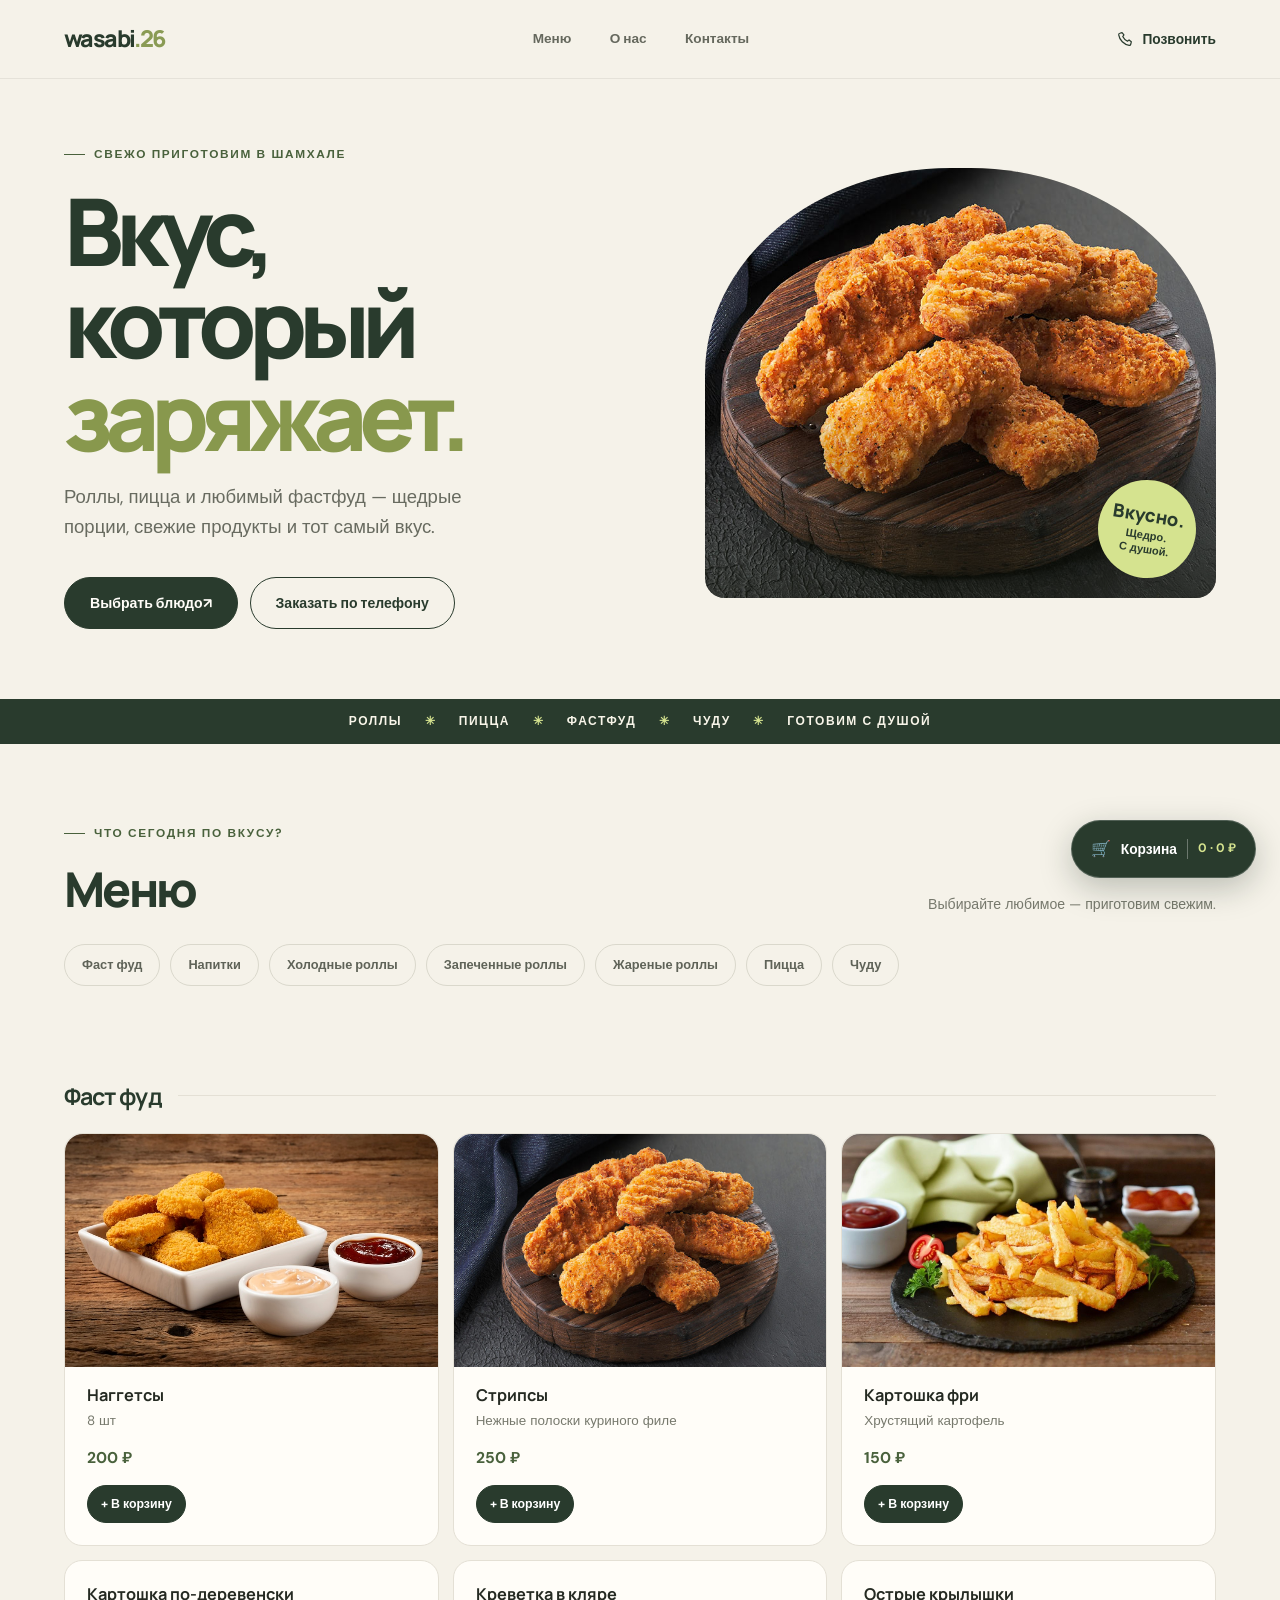
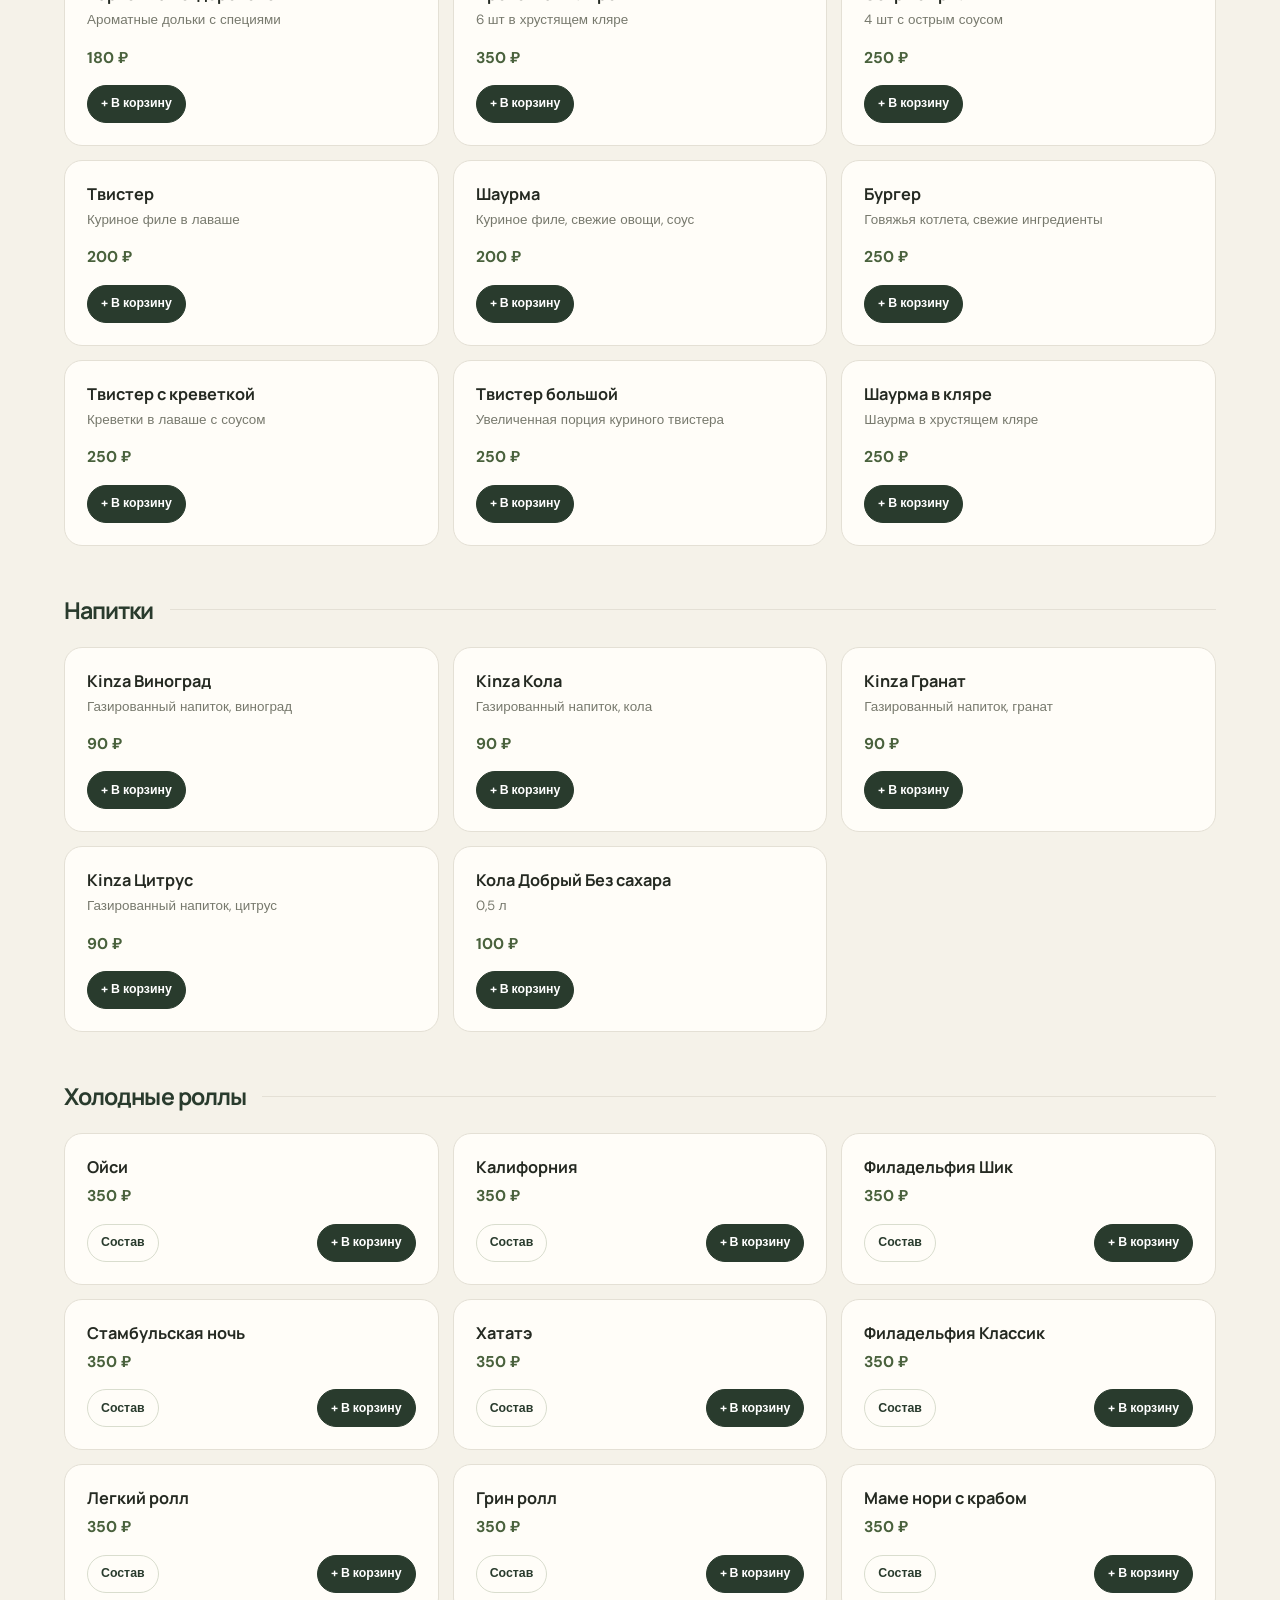
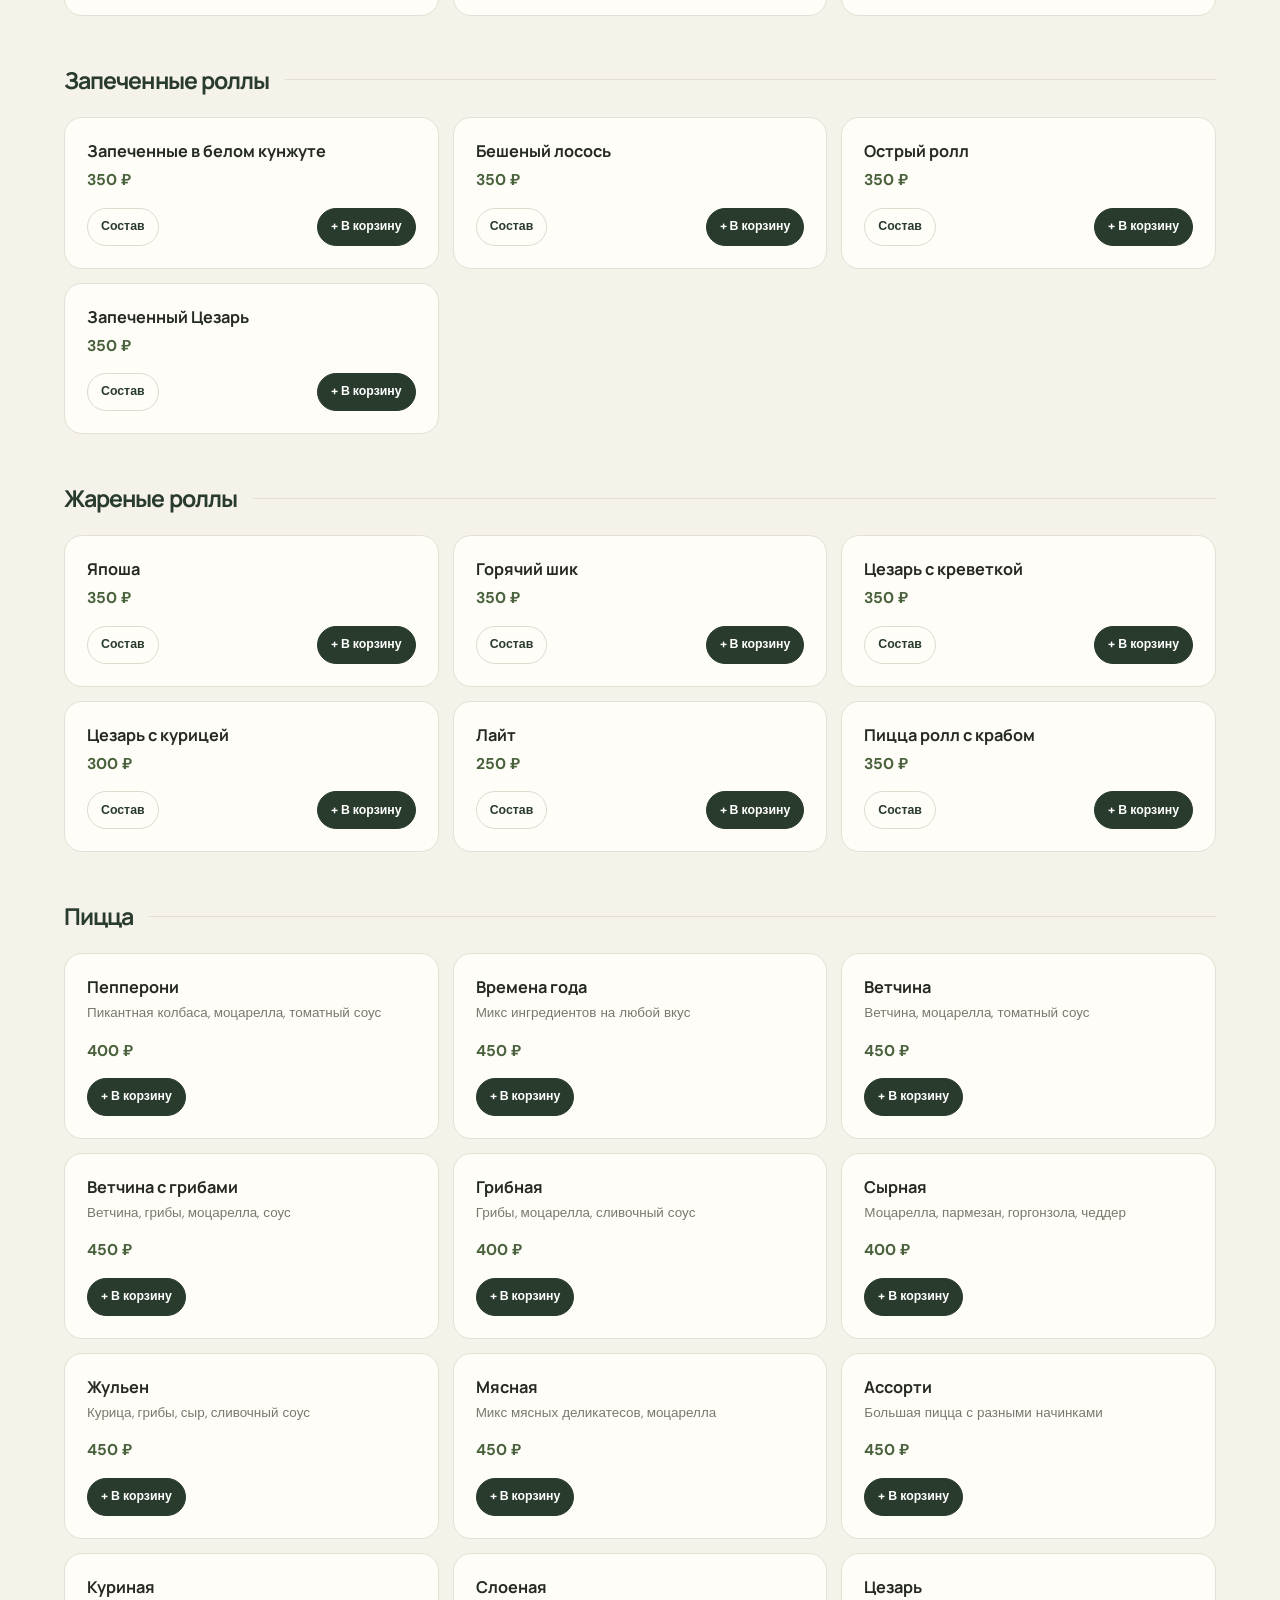
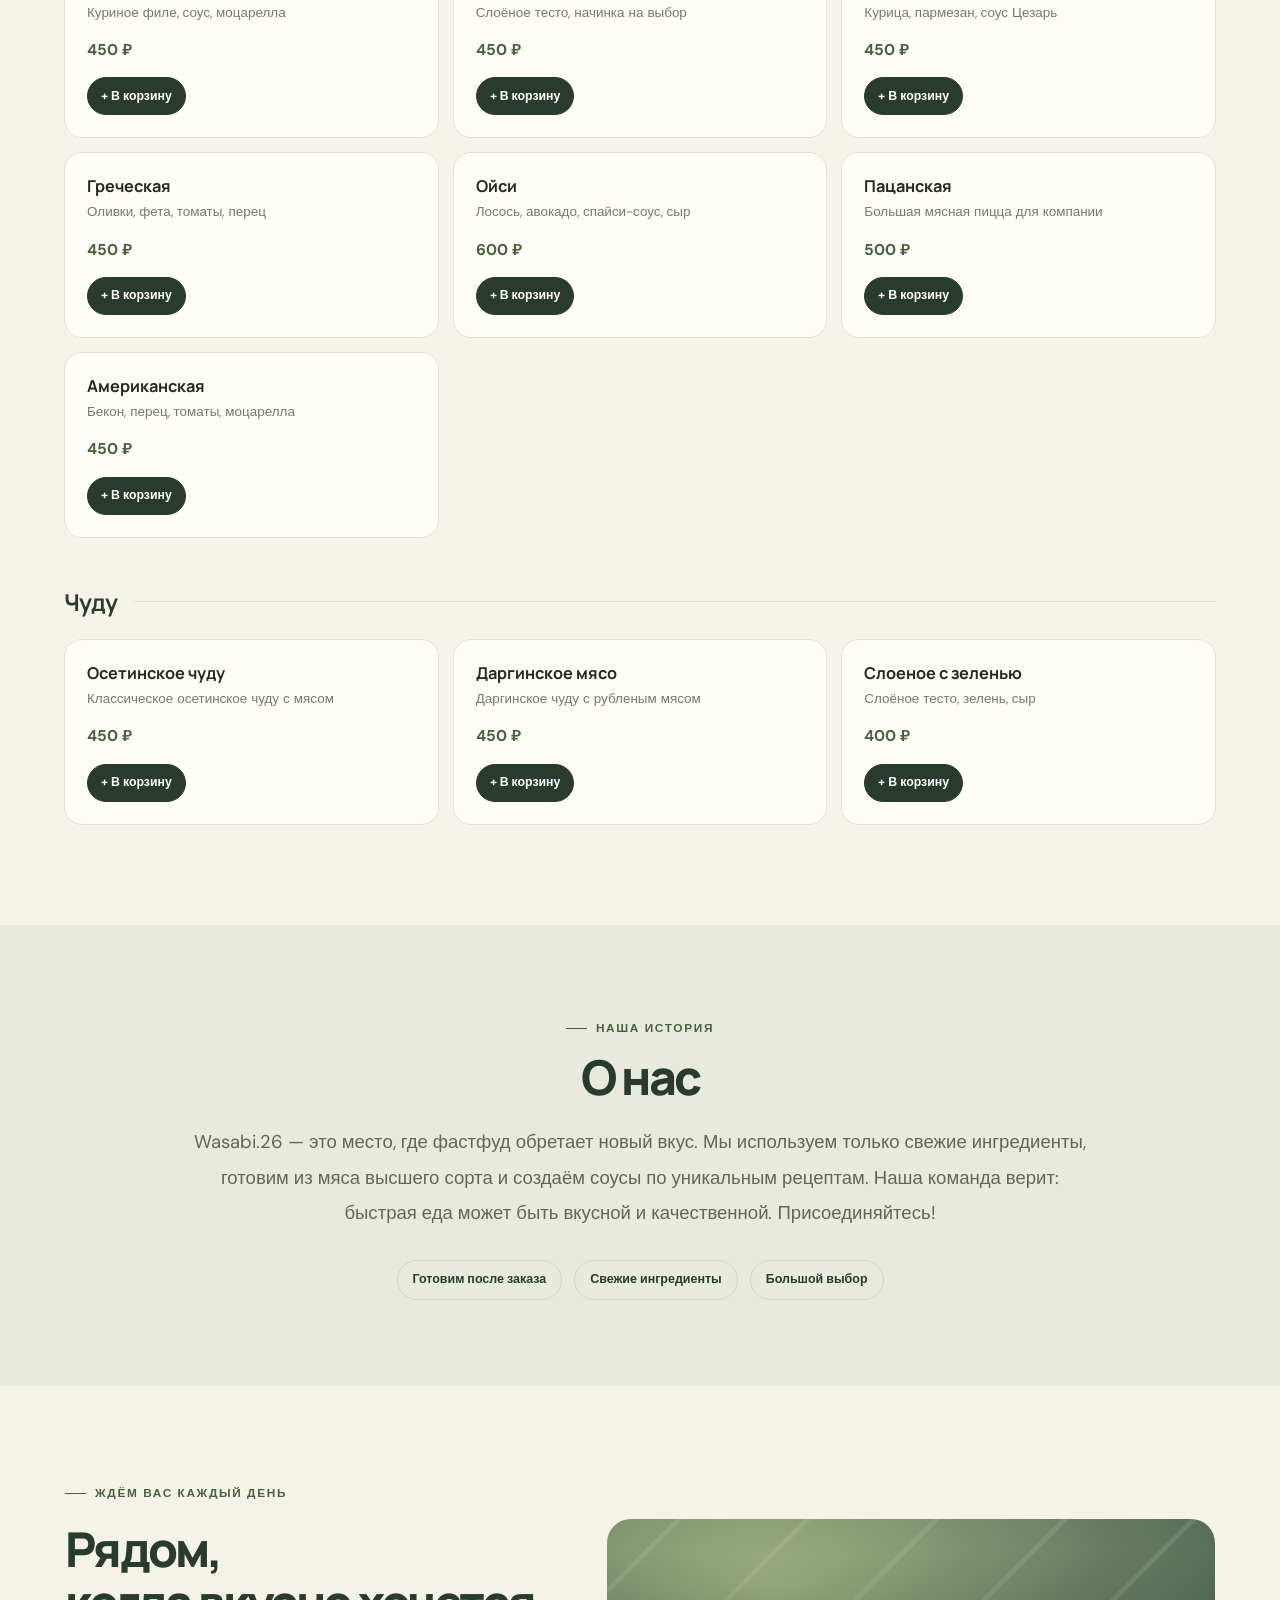
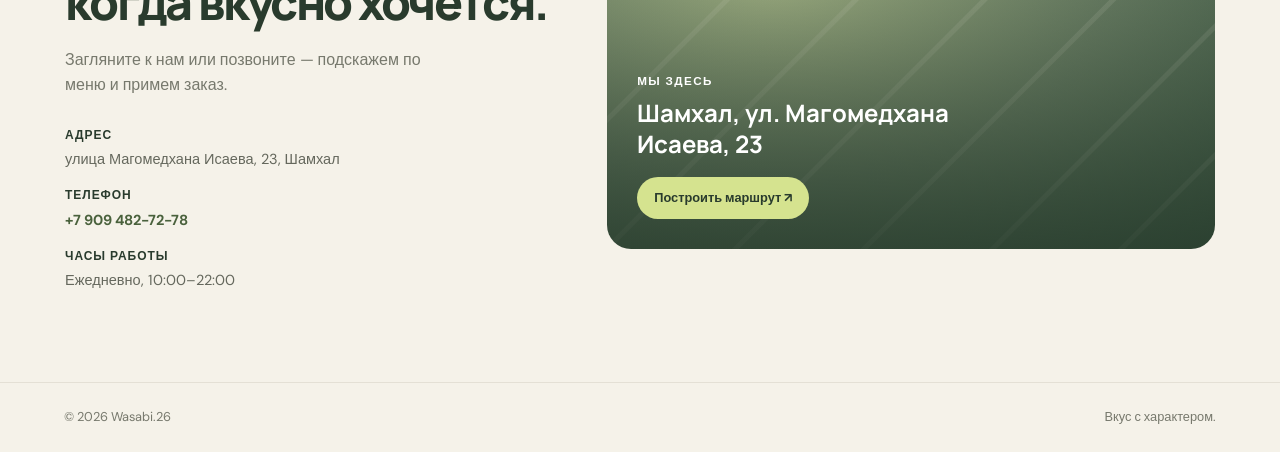
<file: index.html>
<!DOCTYPE html>
<html lang="ru">
<head>
    <meta charset="UTF-8">
    <meta name="viewport" content="width=device-width, initial-scale=1.0">
    <meta name="theme-color" content="#f5f2e9">
    <meta name="description" content="Wasabi.26 — роллы, пицца, фастфуд и чуду в Шамхале. Адрес: ул. Магомедхана Исаева, 23. Ежедневно с 10:00 до 22:00. Заказ: +7 909 482-72-78.">
    <link rel="canonical" href="https://islam122344.github.io/">
    <meta property="og:type" content="website">
    <meta property="og:locale" content="ru_RU">
    <meta property="og:title" content="Wasabi.26 — роллы, пицца и фастфуд в Шамхале">
    <meta property="og:description" content="Свежие роллы, пицца, фастфуд и чуду. Ждём вас ежедневно в Шамхале.">
    <meta property="og:url" content="https://islam122344.github.io/">
    <link rel="stylesheet" href="style.css">
    <script type="application/ld+json">
    {
      "@context": "https://schema.org",
      "@type": "Restaurant",
      "name": "Wasabi.26",
      "url": "https://islam122344.github.io/",
      "telephone": "+79094827278",
      "servesCuisine": ["Japanese", "Pizza", "Fast food"],
      "address": {
        "@type": "PostalAddress",
        "streetAddress": "улица Магомедхана Исаева, 23",
        "addressLocality": "Шамхал",
        "addressRegion": "Республика Дагестан",
        "addressCountry": "RU"
      },
      "openingHoursSpecification": [{
        "@type": "OpeningHoursSpecification",
        "dayOfWeek": ["Monday", "Tuesday", "Wednesday", "Thursday", "Friday", "Saturday", "Sunday"],
        "opens": "10:00",
        "closes": "22:00"
      }]
    }
    </script>
</head>
<body>

    <header class="header">
        <div class="header__container">
            <a href="#" class="header__logo" aria-label="Wasabi.26 — на главную">wasabi<span>.26</span></a>
            <nav class="header__nav" aria-label="Основная навигация">
                <a href="#menu" class="header__link">Меню</a>
                <a href="#about" class="header__link">О нас</a>
                <a href="#contacts" class="header__link">Контакты</a>
            </nav>
            <a class="header__phone" href="tel:+79094827278">
                <svg viewBox="0 0 24 24" fill="none" aria-hidden="true"><path d="M7.1 3.8 9.8 7l-1.7 2.2a14.6 14.6 0 0 0 6.7 6.7L17 14l3.2 2.7-.8 3.4a2 2 0 0 1-2.2 1.5C9.9 20.5 3.5 14.1 2.4 6.8A2 2 0 0 1 4 4.6l3.1-.8Z" stroke="currentColor" stroke-width="1.7" stroke-linecap="round" stroke-linejoin="round"/></svg>
                Позвонить
            </a>
        </div>
    </header>

    <main>

        <section class="hero">
            <div class="hero__container">
                <span class="hero__eyebrow">Свежо приготовим в Шамхале</span>
                <h1 class="hero__title">Вкус,<br>который<br><span>заряжает.</span></h1>
                <p class="hero__description">Роллы, пицца и любимый фастфуд — щедрые порции, свежие продукты и тот самый вкус.</p>
                <div class="hero__actions">
                    <a href="#menu" class="hero__button">Выбрать блюдо <span aria-hidden="true">↗</span></a>
                    <button class="hero__button hero__button--secondary" id="orderButton" type="button">Заказать по телефону</button>
                </div>
            </div>
            <div class="hero__visual">
                <img class="hero__image" src="strips.jpg" alt="Свежеприготовленные золотистые куриные стрипсы">
                <div class="hero__stamp"><strong>Вкусно.</strong>Щедро.<br>С душой.</div>
            </div>
        </section>

        <div class="ticker" aria-label="Роллы, пицца, фастфуд и чуду">
            Роллы <span>✳</span> Пицца <span>✳</span> Фастфуд <span>✳</span> Чуду <span>✳</span> Готовим с душой
        </div>

        <section class="categories" id="menu">
            <div class="categories__container">
                <div class="categories__heading">
                    <div>
                        <span class="section-eyebrow">Что сегодня по вкусу?</span>
                        <h2 class="section-title">Меню</h2>
                    </div>
                    <p class="categories__note">Выбирайте любимое — приготовим свежим.</p>
                </div>
                <ul class="categories__list" aria-label="Категории меню">
                    <li class="categories__item">
                        <a href="#fastfood" class="categories__link">Фаст фуд</a>
                    </li>
                    <li class="categories__item">
                        <a href="#drinks" class="categories__link">Напитки</a>
                    </li>
                    <li class="categories__item">
                        <a href="#cold-rolls" class="categories__link">Холодные роллы</a>
                    </li>
                    <li class="categories__item">
                        <a href="#baked-rolls" class="categories__link">Запеченные роллы</a>
                    </li>
                    <li class="categories__item">
                        <a href="#fried-rolls" class="categories__link">Жареные роллы</a>
                    </li>
                    <li class="categories__item">
                        <a href="#pizza" class="categories__link">Пицца</a>
                    </li>
                    <li class="categories__item">
                        <a href="#chudu" class="categories__link">Чуду</a>
                    </li>
                </ul>
            </div>
        </section>

        <section class="dishes">
            <div class="dishes__container">

                <h3 class="dishes__subtitle" id="fastfood">Фаст фуд</h3>
                <div class="dishes__grid">
                    <article class="dish dish--nuggets">
                        <div class="dish__image-frame">
                            <img class="dish__image" src="nuggets.jpg" alt="Наггетсы с соусами">
                        </div>
                        <h4 class="dish__name">Наггетсы</h4>
                        <p class="dish__description">8 шт</p>
                        <span class="dish__price">200 ₽</span>
                    </article>
                    <article class="dish">
                        <div class="dish__image-frame">
                            <img class="dish__image" src="strips.jpg" alt="Куриные стрипсы">
                        </div>
                        <h4 class="dish__name">Стрипсы</h4>
                        <p class="dish__description">Нежные полоски куриного филе</p>
                        <span class="dish__price">250 ₽</span>
                    </article>
                    <article class="dish">
                        <div class="dish__image-frame">
                            <img class="dish__image" src="fries.jpg" alt="Картошка фри">
                        </div>
                        <h4 class="dish__name">Картошка фри</h4>
                        <p class="dish__description">Хрустящий картофель</p>
                        <span class="dish__price">150 ₽</span>
                    </article>
                    <article class="dish">
                        <h4 class="dish__name">Картошка по-деревенски</h4>
                        <p class="dish__description">Ароматные дольки с специями</p>
                        <span class="dish__price">180 ₽</span>
                    </article>
                    <article class="dish">
                        <h4 class="dish__name">Креветка в кляре</h4>
                        <p class="dish__description">6 шт в хрустящем кляре</p>
                        <span class="dish__price">350 ₽</span>
                    </article>
                    <article class="dish">
                        <h4 class="dish__name">Острые крылышки</h4>
                        <p class="dish__description">4 шт с острым соусом</p>
                        <span class="dish__price">250 ₽</span>
                    </article>
                    <article class="dish">
                        <h4 class="dish__name">Твистер</h4>
                        <p class="dish__description">Куриное филе в лаваше</p>
                        <span class="dish__price">200 ₽</span>
                    </article>
                    <article class="dish">
                        <h4 class="dish__name">Шаурма</h4>
                        <p class="dish__description">Куриное филе, свежие овощи, соус</p>
                        <span class="dish__price">200 ₽</span>
                    </article>
                    <article class="dish">
                        <h4 class="dish__name">Бургер</h4>
                        <p class="dish__description">Говяжья котлета, свежие ингредиенты</p>
                        <span class="dish__price">250 ₽</span>
                    </article>
                    <article class="dish">
                        <h4 class="dish__name">Твистер с креветкой</h4>
                        <p class="dish__description">Креветки в лаваше с соусом</p>
                        <span class="dish__price">250 ₽</span>
                    </article>
                    <article class="dish">
                        <h4 class="dish__name">Твистер большой</h4>
                        <p class="dish__description">Увеличенная порция куриного твистера</p>
                        <span class="dish__price">250 ₽</span>
                    </article>
                    <article class="dish">
                        <h4 class="dish__name">Шаурма в кляре</h4>
                        <p class="dish__description">Шаурма в хрустящем кляре</p>
                        <span class="dish__price">250 ₽</span>
                    </article>
                </div>

                <h3 class="dishes__subtitle" id="drinks">Напитки</h3>
                <div class="dishes__grid">
                    <article class="dish">
                        <h4 class="dish__name">Kinza Виноград</h4>
                        <p class="dish__description">Газированный напиток, виноград</p>
                        <span class="dish__price">90 ₽</span>
                    </article>
                    <article class="dish">
                        <h4 class="dish__name">Kinza Кола</h4>
                        <p class="dish__description">Газированный напиток, кола</p>
                        <span class="dish__price">90 ₽</span>
                    </article>
                    <article class="dish">
                        <h4 class="dish__name">Kinza Гранат</h4>
                        <p class="dish__description">Газированный напиток, гранат</p>
                        <span class="dish__price">90 ₽</span>
                    </article>
                    <article class="dish">
                        <h4 class="dish__name">Kinza Цитрус</h4>
                        <p class="dish__description">Газированный напиток, цитрус</p>
                        <span class="dish__price">90 ₽</span>
                    </article>
                    <article class="dish">
                        <h4 class="dish__name">Кола Добрый Без сахара</h4>
                        <p class="dish__description">0,5 л</p>
                        <span class="dish__price">100 ₽</span>
                    </article>
                </div>

                <h3 class="dishes__subtitle" id="cold-rolls">Холодные роллы</h3>
                <div class="dishes__grid">
                    <article class="dish dish--clickable" data-roll="ойси">
                        <h4 class="dish__name">Ойси</h4>
                        <span class="dish__price">350 ₽</span>
                        <span class="dish__hint">Нажмите, чтобы посмотреть состав</span>
                    </article>
                    <article class="dish dish--clickable" data-roll="калифорния">
                        <h4 class="dish__name">Калифорния</h4>
                        <span class="dish__price">350 ₽</span>
                        <span class="dish__hint">Нажмите, чтобы посмотреть состав</span>
                    </article>
                    <article class="dish dish--clickable" data-roll="филадельфия-шик">
                        <h4 class="dish__name">Филадельфия Шик</h4>
                        <span class="dish__price">350 ₽</span>
                        <span class="dish__hint">Нажмите, чтобы посмотреть состав</span>
                    </article>
                    <article class="dish dish--clickable" data-roll="стамбульская-ночь">
                        <h4 class="dish__name">Стамбульская ночь</h4>
                        <span class="dish__price">350 ₽</span>
                        <span class="dish__hint">Нажмите, чтобы посмотреть состав</span>
                    </article>
                    <article class="dish dish--clickable" data-roll="хататэ">
                        <h4 class="dish__name">Хататэ</h4>
                        <span class="dish__price">350 ₽</span>
                        <span class="dish__hint">Нажмите, чтобы посмотреть состав</span>
                    </article>
                    <article class="dish dish--clickable" data-roll="филадельфия-классик">
                        <h4 class="dish__name">Филадельфия Классик</h4>
                        <span class="dish__price">350 ₽</span>
                        <span class="dish__hint">Нажмите, чтобы посмотреть состав</span>
                    </article>
                    <article class="dish dish--clickable" data-roll="легкий-ролл">
                        <h4 class="dish__name">Легкий ролл</h4>
                        <span class="dish__price">350 ₽</span>
                        <span class="dish__hint">Нажмите, чтобы посмотреть состав</span>
                    </article>
                    <article class="dish dish--clickable" data-roll="грин-ролл">
                        <h4 class="dish__name">Грин ролл</h4>
                        <span class="dish__price">350 ₽</span>
                        <span class="dish__hint">Нажмите, чтобы посмотреть состав</span>
                    </article>
                    <article class="dish dish--clickable" data-roll="мамэ-нори">
                        <h4 class="dish__name">Маме нори с крабом</h4>
                        <span class="dish__price">350 ₽</span>
                        <span class="dish__hint">Нажмите, чтобы посмотреть состав</span>
                    </article>
                </div>

                <h3 class="dishes__subtitle" id="baked-rolls">Запеченные роллы</h3>
                <div class="dishes__grid">
                    <article class="dish dish--clickable" data-roll="запеченные-в-белом-кунжуте">
                        <h4 class="dish__name">Запеченные в белом кунжуте</h4>
                        <span class="dish__price">350 ₽</span>
                        <span class="dish__hint">Нажмите, чтобы посмотреть состав</span>
                    </article>
                    <article class="dish dish--clickable" data-roll="бешеный-лосось">
                        <h4 class="dish__name">Бешеный лосось</h4>
                        <span class="dish__price">350 ₽</span>
                        <span class="dish__hint">Нажмите, чтобы посмотреть состав</span>
                    </article>
                    <article class="dish dish--clickable" data-roll="острый-ролл">
                        <h4 class="dish__name">Острый ролл</h4>
                        <span class="dish__price">350 ₽</span>
                        <span class="dish__hint">Нажмите, чтобы посмотреть состав</span>
                    </article>
                    <article class="dish dish--clickable" data-roll="запеченный-цезарь">
                        <h4 class="dish__name">Запеченный Цезарь</h4>
                        <span class="dish__price">350 ₽</span>
                        <span class="dish__hint">Нажмите, чтобы посмотреть состав</span>
                    </article>
                </div>

                <h3 class="dishes__subtitle" id="fried-rolls">Жареные роллы</h3>
                <div class="dishes__grid">
                    <article class="dish dish--clickable" data-roll="япоша">
                        <h4 class="dish__name">Япоша</h4>
                        <span class="dish__price">350 ₽</span>
                        <span class="dish__hint">Нажмите, чтобы посмотреть состав</span>
                    </article>
                    <article class="dish dish--clickable" data-roll="горячий-шик">
                        <h4 class="dish__name">Горячий шик</h4>
                        <span class="dish__price">350 ₽</span>
                        <span class="dish__hint">Нажмите, чтобы посмотреть состав</span>
                    </article>
                    <article class="dish dish--clickable" data-roll="цезарь-с-креветкой">
                        <h4 class="dish__name">Цезарь с креветкой</h4>
                        <span class="dish__price">350 ₽</span>
                        <span class="dish__hint">Нажмите, чтобы посмотреть состав</span>
                    </article>
                    <article class="dish dish--clickable" data-roll="цезарь-с-курицей">
                        <h4 class="dish__name">Цезарь с курицей</h4>
                        <span class="dish__price">300 ₽</span>
                        <span class="dish__hint">Нажмите, чтобы посмотреть состав</span>
                    </article>
                    <article class="dish dish--clickable" data-roll="лайт">
                        <h4 class="dish__name">Лайт</h4>
                        <span class="dish__price">250 ₽</span>
                        <span class="dish__hint">Нажмите, чтобы посмотреть состав</span>
                    </article>
                    <article class="dish dish--clickable" data-roll="пицца-ролл-с-крабом">
                        <h4 class="dish__name">Пицца ролл с крабом</h4>
                        <span class="dish__price">350 ₽</span>
                        <span class="dish__hint">Нажмите, чтобы посмотреть состав</span>
                    </article>
                </div>

                <h3 class="dishes__subtitle" id="pizza">Пицца</h3>
                <div class="dishes__grid">
                    <article class="dish">
                        <h4 class="dish__name">Пепперони</h4>
                        <p class="dish__description">Пикантная колбаса, моцарелла, томатный соус</p>
                        <span class="dish__price">400 ₽</span>
                    </article>
                    <article class="dish">
                        <h4 class="dish__name">Времена года</h4>
                        <p class="dish__description">Микс ингредиентов на любой вкус</p>
                        <span class="dish__price">450 ₽</span>
                    </article>
                    <article class="dish">
                        <h4 class="dish__name">Ветчина</h4>
                        <p class="dish__description">Ветчина, моцарелла, томатный соус</p>
                        <span class="dish__price">450 ₽</span>
                    </article>
                    <article class="dish">
                        <h4 class="dish__name">Ветчина с грибами</h4>
                        <p class="dish__description">Ветчина, грибы, моцарелла, соус</p>
                        <span class="dish__price">450 ₽</span>
                    </article>
                    <article class="dish">
                        <h4 class="dish__name">Грибная</h4>
                        <p class="dish__description">Грибы, моцарелла, сливочный соус</p>
                        <span class="dish__price">400 ₽</span>
                    </article>
                    <article class="dish">
                        <h4 class="dish__name">Сырная</h4>
                        <p class="dish__description">Моцарелла, пармезан, горгонзола, чеддер</p>
                        <span class="dish__price">400 ₽</span>
                    </article>
                    <article class="dish">
                        <h4 class="dish__name">Жульен</h4>
                        <p class="dish__description">Курица, грибы, сыр, сливочный соус</p>
                        <span class="dish__price">450 ₽</span>
                    </article>
                    <article class="dish">
                        <h4 class="dish__name">Мясная</h4>
                        <p class="dish__description">Микс мясных деликатесов, моцарелла</p>
                        <span class="dish__price">450 ₽</span>
                    </article>
                    <article class="dish">
                        <h4 class="dish__name">Ассорти</h4>
                        <p class="dish__description">Большая пицца с разными начинками</p>
                        <span class="dish__price">450 ₽</span>
                    </article>
                    <article class="dish">
                        <h4 class="dish__name">Куриная</h4>
                        <p class="dish__description">Куриное филе, соус, моцарелла</p>
                        <span class="dish__price">450 ₽</span>
                    </article>
                    <article class="dish">
                        <h4 class="dish__name">Слоеная</h4>
                        <p class="dish__description">Слоёное тесто, начинка на выбор</p>
                        <span class="dish__price">450 ₽</span>
                    </article>
                    <article class="dish">
                        <h4 class="dish__name">Цезарь</h4>
                        <p class="dish__description">Курица, пармезан, соус Цезарь</p>
                        <span class="dish__price">450 ₽</span>
                    </article>
                    <article class="dish">
                        <h4 class="dish__name">Греческая</h4>
                        <p class="dish__description">Оливки, фета, томаты, перец</p>
                        <span class="dish__price">450 ₽</span>
                    </article>
                    <article class="dish">
                        <h4 class="dish__name">Ойси</h4>
                        <p class="dish__description">Лосось, авокадо, спайси-соус, сыр</p>
                        <span class="dish__price">600 ₽</span>
                    </article>
                    <article class="dish">
                        <h4 class="dish__name">Пацанская</h4>
                        <p class="dish__description">Большая мясная пицца для компании</p>
                        <span class="dish__price">500 ₽</span>
                    </article>
                    <article class="dish">
                        <h4 class="dish__name">Американская</h4>
                        <p class="dish__description">Бекон, перец, томаты, моцарелла</p>
                        <span class="dish__price">450 ₽</span>
                    </article>
                </div>

                <h3 class="dishes__subtitle" id="chudu">Чуду</h3>
                <div class="dishes__grid">
                    <article class="dish">
                        <h4 class="dish__name">Осетинское чуду</h4>
                        <p class="dish__description">Классическое осетинское чуду с мясом</p>
                        <span class="dish__price">450 ₽</span>
                    </article>
                    <article class="dish">
                        <h4 class="dish__name">Даргинское мясо</h4>
                        <p class="dish__description">Даргинское чуду с рубленым мясом</p>
                        <span class="dish__price">450 ₽</span>
                    </article>
                    <article class="dish">
                        <h4 class="dish__name">Слоеное с зеленью</h4>
                        <p class="dish__description">Слоёное тесто, зелень, сыр</p>
                        <span class="dish__price">400 ₽</span>
                    </article>
                </div>

            </div>
        </section>

        <section class="about" id="about">
            <div class="about__container">
                <span class="section-eyebrow">Наша история</span>
                <h2 class="section-title">О нас</h2>
                <p class="about__text">
                    Wasabi.26 — это место, где фастфуд обретает новый вкус. Мы используем только свежие ингредиенты,
                    готовим из мяса высшего сорта и создаём соусы по уникальным рецептам. Наша команда верит:
                    быстрая еда может быть вкусной и качественной. Присоединяйтесь!
                </p>
                <div class="about__values" aria-label="Наши принципы">
                    <span class="about__value">Готовим после заказа</span>
                    <span class="about__value">Свежие ингредиенты</span>
                    <span class="about__value">Большой выбор</span>
                </div>
            </div>
        </section>

        <section class="contacts" id="contacts">
            <div class="contacts__container">
                <div class="contacts__layout">
                    <div class="contacts__copy">
                        <span class="section-eyebrow">Ждём вас каждый день</span>
                        <h2 class="section-title">Рядом,<br>когда вкусно хочется.</h2>
                        <p class="contacts__intro">Загляните к нам или позвоните — подскажем по меню и примем заказ.</p>
                        <address class="contacts__info">
                            <p class="contacts__item"><strong>Адрес</strong>улица Магомедхана Исаева, 23, Шамхал</p>
                            <p class="contacts__item"><strong>Телефон</strong><a href="tel:+79094827278">+7 909 482-72-78</a></p>
                            <p class="contacts__item"><strong>Часы работы</strong>Ежедневно, 10:00–22:00</p>
                        </address>
                    </div>
                    <div class="contacts__map">
                        <span class="contacts__map-label">Мы здесь</span>
                        <p class="contacts__map-address">Шамхал, ул. Магомедхана Исаева, 23</p>
                        <button class="contacts__map-link" id="mapButton" type="button" aria-haspopup="dialog">Построить маршрут ↗</button>
                    </div>
                </div>
            </div>
        </section>

    </main>

    <!-- Footer -->
    <footer class="footer">
        <div class="footer__container">
            <p class="footer__copy">&copy; 2026 Wasabi.26</p>
            <p class="footer__tagline">Вкус с характером.</p>
        </div>
    </footer>

    <div class="modal" id="rollModal" aria-hidden="true">
        <div class="modal__overlay"></div>
        <div class="modal__content" role="dialog" aria-modal="true" aria-labelledby="modalTitle" aria-describedby="modalIngredients">
            <button class="modal__close" id="modalClose" type="button" aria-label="Закрыть">&times;</button>
            <h3 class="modal__title" id="modalTitle"></h3>
            <p class="modal__ingredients" id="modalIngredients"></p>
        </div>
    </div>

    <div class="modal" id="orderModal" aria-hidden="true">
        <div class="modal__overlay"></div>
        <div class="modal__content modal__content--order" role="dialog" aria-modal="true" aria-labelledby="orderModalTitle">
            <button class="modal__close" id="orderModalClose" type="button" aria-label="Закрыть">&times;</button>
            <h3 class="modal__title" id="orderModalTitle">Заказать по телефону</h3>
            <p class="modal__ingredients"><a href="tel:+79094827278">+7 909 482-72-78</a></p>
        </div>
    </div>

    <div class="modal" id="mapModal" aria-hidden="true">
        <div class="modal__overlay"></div>
        <div class="modal__content modal__content--order" role="dialog" aria-modal="true" aria-labelledby="mapModalTitle">
            <button class="modal__close" id="mapModalClose" type="button" aria-label="Закрыть">&times;</button>
            <h3 class="modal__title" id="mapModalTitle">Открыть маршрут в</h3>
            <div class="map-choices">
                <a class="map-choice" href="https://2gis.ru/search/%D1%83%D0%BB%D0%B8%D1%86%D0%B0%20%D0%9C%D0%B0%D0%B3%D0%BE%D0%BC%D0%B5%D0%B4%D1%85%D0%B0%D0%BD%D0%B0%20%D0%98%D1%81%D0%B0%D0%B5%D0%B2%D0%B0%2C%2023%2C%20%D0%A8%D0%B0%D0%BC%D1%85%D0%B0%D0%BB">2ГИС <span aria-hidden="true">↗</span></a>
                <a class="map-choice" href="https://yandex.ru/maps/?text=%D1%83%D0%BB%D0%B8%D1%86%D0%B0%20%D0%9C%D0%B0%D0%B3%D0%BE%D0%BC%D0%B5%D0%B4%D1%85%D0%B0%D0%BD%D0%B0%20%D0%98%D1%81%D0%B0%D0%B5%D0%B2%D0%B0%2C%2023%2C%20%D0%A8%D0%B0%D0%BC%D1%85%D0%B0%D0%BB">Яндекс Карты <span aria-hidden="true">↗</span></a>
            </div>
        </div>
    </div>

    <button class="cart-launcher" id="cartOpen" type="button" aria-haspopup="dialog" aria-controls="cartModal">
        <span class="cart-launcher__icon" aria-hidden="true">🛒</span>
        <span>Корзина</span>
        <span class="cart-launcher__summary" id="cartSummary">0 · 0 ₽</span>
    </button>

    <div class="modal" id="cartModal" aria-hidden="true">
        <div class="modal__overlay" data-close-cart></div>
        <section class="modal__content cart-dialog" role="dialog" aria-modal="true" aria-labelledby="cartTitle">
            <button class="modal__close" id="cartClose" type="button" aria-label="Закрыть">&times;</button>
            <span class="section-eyebrow">Ваш выбор</span>
            <h2 class="modal__title cart-dialog__title" id="cartTitle">Корзина</h2>
            <div class="cart-empty" id="cartEmpty">Пока пусто — добавьте что-нибудь вкусное из меню.</div>
            <div class="cart-items" id="cartItems" aria-live="polite"></div>
            <div class="cart-total" id="cartTotal" hidden></div>
            <form class="order-form" id="orderForm" hidden>
                <h3 class="order-form__title">Контакты для заказа</h3>
                <label class="order-form__field">
                    <span>Ваше имя</span>
                    <input name="customerName" autocomplete="name" required maxlength="80" placeholder="Как к вам обращаться">
                </label>
                <label class="order-form__field">
                    <span>Телефон</span>
                    <input name="customerPhone" type="tel" autocomplete="tel" required maxlength="30" placeholder="+7 900 000-00-00">
                </label>
                <label class="order-form__field">
                    <span>Адрес доставки</span>
                    <input name="customerAddress" autocomplete="street-address" required maxlength="180" placeholder="Улица, дом, квартира">
                </label>
                <label class="order-form__field">
                    <span>Комментарий <small>необязательно</small></span>
                    <textarea name="customerComment" rows="2" maxlength="300" placeholder="Например, пожелания к заказу"></textarea>
                </label>
                <p class="order-form__note">Откроется WhatsApp с текстом заказа. Проверьте сообщение и нажмите «Отправить».</p>
                <button class="hero__button order-form__submit" type="submit">Перейти в WhatsApp <span aria-hidden="true">↗</span></button>
            </form>
        </section>
    </div>

    <script>
        const rolls = {
            "ойси": "Креветка, сыр Филадельфия, огурцы, шапочка из лосося, спайси-соус, унаги-соус.",
            "калифорния": "Креветка / лосось / краб на выбор, сыр Филадельфия, огурцы, авокадо, спайси-соус, тобика.",
            "филадельфия-шик": "Сыр Филадельфия, огурцы, шапочка из авокадо, спайси-соус, унаги-соус.",
            "стамбульская-ночь": "Лосось, авокадо, сыр Филадельфия, спайси-соус, унаги-соус, кунжут.",
            "хататэ": "Сыр Филадельфия, огурцы, шапочка из крабового мяса, спайси-соус, унаги-соус.",
            "филадельфия-классик": "Сыр Филадельфия, огурцы, шапочка из лосося.",
            "легкий-ролл": "Лист салата, сыр Филадельфия, курица, помидор, огурцы, авокадо, соус Цезарь, рисовая бумага.",
            "грин-ролл": "Курица, огурцы, сыр Филадельфия, спайси-соус, укроп.",
            "мамэ-нори": "Краб, огурцы, авокадо, сыр Филадельфия, спайси-соус.",
            "запеченные-в-белом-кунжуте": "Филадельфия, сыр, огурцы, креветка в кляре, кунжут, сырная шапочка.",
            "бешеный-лосось": "Филадельфия, сыр, лосось, сырная шапочка, кунжут.",
            "острый-ролл": "Филадельфия, сыр, огурцы, лосось, ким-чи.",
            "запеченный-цезарь": "Курица, пармезан, Филадельфия, сыр, огурцы, соус Цезарь.",
            "япоша": "Лосось, сыр Филадельфия, авокадо.",
            "горячий-шик": "Креветка / лосось на выбор, сыр Филадельфия, спайси-соус, унаги-соус.",
            "цезарь-с-креветкой": "Креветка, сыр Филадельфия, огурцы, лист салата, спайси-соус, пармезан.",
            "цезарь-с-курицей": "Курица, пармезан, сыр Филадельфия, огурцы, соус Цезарь.",
            "лайт": "Курица, пармезан, соус Цезарь.",
            "пицца-ролл-с-крабом": "Тобика, пармезан, спайси-соус, краб."
        };

        const modal = document.getElementById('rollModal');
        const modalTitle = document.getElementById('modalTitle');
        const modalIngredients = document.getElementById('modalIngredients');
        const closeBtn = document.getElementById('modalClose');
        let rollTrigger;

        function showRoll(card) {
                rollTrigger = card;
                const key = card.getAttribute('data-roll');
                const name = card.querySelector('.dish__name').textContent;
                const ingredients = rolls[key] || '';
                modalTitle.textContent = name;
                modalIngredients.textContent = ingredients;
                modal.classList.add('modal--open');
                modal.setAttribute('aria-hidden', 'false');
                document.body.classList.add('modal-is-open');
                closeBtn.focus();
        }

        document.querySelectorAll('.dish--clickable').forEach(card => {
            card.querySelector('.dish__hint').textContent = 'Состав можно посмотреть перед добавлением';
        });

        function closeModal() {
            modal.classList.remove('modal--open');
            modal.setAttribute('aria-hidden', 'true');
            document.body.classList.remove('modal-is-open');
            if (rollTrigger) rollTrigger.focus();
        }

        closeBtn.addEventListener('click', closeModal);
        modal.querySelector('.modal__overlay').addEventListener('click', closeModal);

        const orderButton = document.getElementById('orderButton');
        const orderModal = document.getElementById('orderModal');
        const orderModalClose = document.getElementById('orderModalClose');

        function closeOrderModal() {
            orderModal.classList.remove('modal--open');
            orderModal.setAttribute('aria-hidden', 'true');
            document.body.classList.remove('modal-is-open');
            orderButton.focus();
        }

        orderButton.addEventListener('click', () => {
            orderModal.classList.add('modal--open');
            orderModal.setAttribute('aria-hidden', 'false');
            document.body.classList.add('modal-is-open');
            orderModalClose.focus();
        });

        orderModalClose.addEventListener('click', closeOrderModal);
        orderModal.querySelector('.modal__overlay').addEventListener('click', closeOrderModal);

        const mapButton = document.getElementById('mapButton');
        const mapModal = document.getElementById('mapModal');
        const mapModalClose = document.getElementById('mapModalClose');

        function closeMapModal() {
            mapModal.classList.remove('modal--open');
            mapModal.setAttribute('aria-hidden', 'true');
            document.body.classList.remove('modal-is-open');
            mapButton.focus();
        }

        mapButton.addEventListener('click', () => {
            mapModal.classList.add('modal--open');
            mapModal.setAttribute('aria-hidden', 'false');
            document.body.classList.add('modal-is-open');
            mapModalClose.focus();
        });

        mapModal.querySelectorAll('.map-choice').forEach(link => {
            link.addEventListener('click', event => {
                event.preventDefault();
                window.location.assign(link.href);
            });
        });

        mapModalClose.addEventListener('click', closeMapModal);
        mapModal.querySelector('.modal__overlay').addEventListener('click', closeMapModal);

        const cartModal = document.getElementById('cartModal');
        const cartOpen = document.getElementById('cartOpen');
        const cartClose = document.getElementById('cartClose');
        const cartItems = document.getElementById('cartItems');
        const cartEmpty = document.getElementById('cartEmpty');
        const cartTotal = document.getElementById('cartTotal');
        const cartSummary = document.getElementById('cartSummary');
        const orderForm = document.getElementById('orderForm');
        const cartStorageKey = 'wasabi26-cart';
        let cart = {};

        try {
            const savedCart = JSON.parse(localStorage.getItem(cartStorageKey) || '{}');
            if (savedCart && typeof savedCart === 'object' && !Array.isArray(savedCart)) {
                cart = savedCart;
            }
        } catch {
            localStorage.removeItem(cartStorageKey);
        }

        function saveCart() {
            localStorage.setItem(cartStorageKey, JSON.stringify(cart));
        }

        function makeCartButton(label, action, className, ariaLabel) {
            const button = document.createElement('button');
            button.type = 'button';
            button.className = className;
            button.textContent = label;
            button.setAttribute('aria-label', ariaLabel);
            button.addEventListener('click', action);
            return button;
        }

        function renderCart() {
            cartItems.replaceChildren();
            let totalItems = 0;
            let totalPrice = 0;
            const entries = Object.entries(cart).filter(([, item]) =>
                item && Number.isInteger(item.quantity) && item.quantity > 0 &&
                Number.isFinite(item.price) && item.price > 0 &&
                typeof item.name === 'string'
            );
            cart = Object.fromEntries(entries);

            entries.forEach(([id, item]) => {
                totalItems += item.quantity;
                totalPrice += item.price * item.quantity;
                const row = document.createElement('div');
                row.className = 'cart-row';

                const info = document.createElement('div');
                info.className = 'cart-row__info';
                const name = document.createElement('span');
                name.className = 'cart-row__name';
                name.textContent = item.name;
                const price = document.createElement('span');
                price.className = 'cart-row__price';
                price.textContent = `${item.price * item.quantity} ₽`;
                info.append(name, price);

                const controls = document.createElement('div');
                controls.className = 'cart-row__controls';
                controls.append(
                    makeCartButton('−', () => changeQuantity(id, -1), 'quantity-button', `Уменьшить количество: ${item.name}`),
                    Object.assign(document.createElement('span'), { textContent: String(item.quantity), className: 'cart-row__quantity' }),
                    makeCartButton('+', () => changeQuantity(id, 1), 'quantity-button', `Добавить количество: ${item.name}`),
                    makeCartButton('Удалить', () => removeFromCart(id), 'cart-row__remove', `Удалить ${item.name} из корзины`)
                );
                row.append(info, controls);
                cartItems.append(row);
            });

            const isEmpty = totalItems === 0;
            cartEmpty.hidden = !isEmpty;
            cartTotal.hidden = isEmpty;
            orderForm.hidden = isEmpty;
            cartTotal.textContent = `Итого: ${totalPrice} ₽`;
            cartSummary.textContent = `${totalItems} · ${totalPrice} ₽`;
            cartOpen.setAttribute('aria-label', `Корзина: ${totalItems} товаров на ${totalPrice} рублей`);
            saveCart();
        }

        function changeQuantity(id, delta) {
            if (!cart[id]) return;
            cart[id].quantity += delta;
            if (cart[id].quantity <= 0) delete cart[id];
            renderCart();
        }

        function removeFromCart(id) {
            delete cart[id];
            renderCart();
        }

        document.querySelectorAll('.dish').forEach((card, index) => {
            const name = card.querySelector('.dish__name')?.textContent.trim();
            const priceText = card.querySelector('.dish__price')?.textContent || '';
            const price = Number(priceText.replace(/[^\d]/g, ''));
            if (!name || !Number.isFinite(price) || price <= 0) return;

            const actions = document.createElement('div');
            actions.className = 'dish__actions';

            if (card.classList.contains('dish--clickable')) {
                actions.append(makeCartButton('Состав', () => showRoll(card), 'dish__details-button', `Состав блюда: ${name}`));
            }

            actions.append(makeCartButton('+ В корзину', () => {
                const id = `${index}-${name}`;
                if (!cart[id]) cart[id] = { name, price, quantity: 0 };
                cart[id].quantity += 1;
                renderCart();
                cartOpen.classList.add('cart-launcher--updated');
                window.setTimeout(() => cartOpen.classList.remove('cart-launcher--updated'), 450);
            }, 'dish__add-button', `Добавить ${name} за ${price} рублей в корзину`));
            card.append(actions);
        });

        function closeCart() {
            cartModal.classList.remove('modal--open');
            cartModal.setAttribute('aria-hidden', 'true');
            document.body.classList.remove('modal-is-open');
            cartOpen.focus();
        }

        cartOpen.addEventListener('click', () => {
            cartModal.classList.add('modal--open');
            cartModal.setAttribute('aria-hidden', 'false');
            document.body.classList.add('modal-is-open');
            cartClose.focus();
        });
        cartClose.addEventListener('click', closeCart);
        cartModal.querySelector('[data-close-cart]').addEventListener('click', closeCart);

        orderForm.addEventListener('submit', event => {
            event.preventDefault();
            if (!orderForm.reportValidity()) return;

            const formData = new FormData(orderForm);
            const lines = Object.values(cart).map(item => `${item.name} × ${item.quantity} — ${item.price * item.quantity} ₽`);
            const total = Object.values(cart).reduce((sum, item) => sum + item.price * item.quantity, 0);
            const message = [
                'Здравствуйте! Хочу оформить заказ в Wasabi.26:',
                '',
                ...lines,
                '',
                `Итого: ${total} ₽`,
                `Имя: ${formData.get('customerName')}`,
                `Телефон: ${formData.get('customerPhone')}`,
                `Адрес доставки: ${formData.get('customerAddress')}`,
                formData.get('customerComment') ? `Комментарий: ${formData.get('customerComment')}` : ''
            ].filter(Boolean).join('\n');
            window.location.assign(`https://wa.me/79094827278?text=${encodeURIComponent(message)}`);
        });

        renderCart();

        document.addEventListener('keydown', e => {
            if (e.key === 'Escape') {
                closeModal();
                if (orderModal.classList.contains('modal--open')) closeOrderModal();
                if (mapModal.classList.contains('modal--open')) closeMapModal();
                if (cartModal.classList.contains('modal--open')) closeCart();
            }
        });
    </script>

</body>
</html>
</file>
<file: style.css>
@import url('https://fonts.googleapis.com/css2?family=DM+Sans:wght@400;500;600;700&family=Manrope:wght@400;500;600;700;800&display=swap');

*, *::before, *::after { box-sizing: border-box; }
html { scroll-behavior: smooth; scroll-padding-top: 96px; }
body {
    margin: 0;
    background: #f5f2e9;
    color: #252a22;
    font-family: 'DM Sans', -apple-system, BlinkMacSystemFont, 'Segoe UI', sans-serif;
    line-height: 1.6;
    -webkit-font-smoothing: antialiased;
}
button, a { font: inherit; }
a { color: inherit; }
::selection { background: #d7e39a; color: #22271c; }

:root {
    --ink: #252a22;
    --muted: #77796d;
    --green: #49613c;
    --green-dark: #293b2d;
    --lime: #d5e38f;
    --paper: #f5f2e9;
    --white: #fffdf8;
    --line: #e4e0d5;
    --radius: 18px;
    --ease: .25s ease;
}

.header {
    position: sticky;
    top: 0;
    z-index: 20;
    padding: 0 5vw;
    background: rgba(245, 242, 233, .94);
    border-bottom: 1px solid rgba(37, 42, 34, .08);
    backdrop-filter: blur(14px);
}
.header__container {
    max-width: 1320px;
    min-height: 78px;
    margin: 0 auto;
    display: flex;
    align-items: center;
    justify-content: space-between;
    gap: 24px;
}
.header__logo {
    color: var(--green-dark);
    text-decoration: none;
    font: 800 1.45rem/1 'Manrope', sans-serif;
    letter-spacing: -.07em;
}
.header__logo span { color: #8a9b54; }
.header__nav { display: flex; align-items: center; gap: clamp(18px, 3vw, 42px); }
.header__link {
    color: #65685d;
    text-decoration: none;
    font-size: .85rem;
    font-weight: 600;
    transition: color var(--ease);
}
.header__link:hover, .header__link:focus-visible { color: var(--green); }
.header__phone {
    display: inline-flex;
    align-items: center;
    gap: 8px;
    color: var(--green-dark);
    text-decoration: none;
    font-size: .86rem;
    font-weight: 700;
}
.header__phone svg { width: 17px; height: 17px; }

.hero {
    max-width: 1440px;
    min-height: 570px;
    margin: 0 auto;
    padding: 58px 5vw 70px;
    display: grid;
    grid-template-columns: 1fr .95fr;
    align-items: center;
    gap: clamp(40px, 8vw, 120px);
}
.hero__container { max-width: 600px; }
.hero__eyebrow, .section-eyebrow {
    display: inline-flex;
    align-items: center;
    gap: 9px;
    margin-bottom: 20px;
    color: var(--green);
    font-size: .74rem;
    font-weight: 700;
    letter-spacing: .14em;
    text-transform: uppercase;
}
.hero__eyebrow::before, .section-eyebrow::before {
    width: 21px;
    height: 1px;
    background: currentColor;
    content: '';
}
.hero__title {
    margin: 0 0 22px;
    color: var(--green-dark);
    font: 800 clamp(3.5rem, 7.3vw, 7rem)/.99 'Manrope', sans-serif;
    letter-spacing: -.085em;
}
.hero__title span { color: #88984d; }
.hero__description {
    max-width: 460px;
    margin: 0 0 34px;
    color: #686b60;
    font-size: clamp(1rem, 1.5vw, 1.16rem);
}
.hero__actions { display: flex; flex-wrap: wrap; gap: 12px; }
.hero__button {
    display: inline-flex;
    min-height: 52px;
    align-items: center;
    justify-content: center;
    padding: 0 25px;
    border: 1px solid var(--green-dark);
    border-radius: 999px;
    background: var(--green-dark);
    color: #fffdf8;
    text-decoration: none;
    font-size: .88rem;
    font-weight: 700;
    transition: transform var(--ease), background var(--ease), box-shadow var(--ease);
    cursor: pointer;
}
.hero__button:hover { transform: translateY(-2px); background: var(--green); box-shadow: 0 10px 24px #293b2d26; }
.hero__button--secondary { background: transparent; color: var(--green-dark); }
.hero__button--secondary:hover { background: #e8eadf; color: var(--green-dark); box-shadow: none; }
.hero__visual {
    position: relative;
    min-height: 430px;
    overflow: hidden;
    border-radius: 48% 48% 20px 20px;
    background: #d9d5c8;
}
.hero__visual::after {
    position: absolute;
    inset: 55% 0 0;
    background: linear-gradient(transparent, #14190d80);
    content: '';
}
.hero__image { width: 100%; height: 100%; position: absolute; inset: 0; object-fit: cover; }
.hero__stamp {
    position: absolute;
    z-index: 1;
    right: 20px;
    bottom: 20px;
    display: grid;
    width: 98px;
    height: 98px;
    place-content: center;
    border-radius: 50%;
    background: var(--lime);
    color: var(--green-dark);
    text-align: center;
    font-size: .69rem;
    font-weight: 700;
    line-height: 1.3;
    transform: rotate(9deg);
}
.hero__stamp strong { font: 800 1.15rem 'Manrope', sans-serif; }

.ticker {
    overflow: hidden;
    padding: 13px 5vw;
    background: var(--green-dark);
    color: #f8f5e9;
    text-align: center;
    font-size: .75rem;
    font-weight: 600;
    letter-spacing: .13em;
    text-transform: uppercase;
}
.ticker span { padding: 0 18px; color: var(--lime); }

.categories { padding: 72px 5vw 38px; }
.categories__container, .dishes__container { max-width: 1220px; margin: 0 auto; }
.section-title {
    margin: 0;
    color: var(--green-dark);
    font: 800 clamp(2rem, 4vw, 3rem)/1.1 'Manrope', sans-serif;
    letter-spacing: -.055em;
}
.categories__heading { display: flex; justify-content: space-between; align-items: end; gap: 20px; }
.categories__note { margin: 0; color: var(--muted); font-size: .88rem; }
.categories__list {
    display: flex;
    gap: 10px;
    overflow-x: auto;
    margin: 28px 0 0;
    padding: 0 0 8px;
    list-style: none;
    scrollbar-width: thin;
}
.categories__link {
    display: inline-flex;
    min-height: 42px;
    align-items: center;
    padding: 0 17px;
    border: 1px solid #dad8cc;
    border-radius: 999px;
    color: #5f6358;
    text-decoration: none;
    white-space: nowrap;
    font-size: .8rem;
    font-weight: 600;
    transition: all var(--ease);
}
.categories__link:hover, .categories__link:focus-visible { border-color: var(--green-dark); background: var(--green-dark); color: white; }

.dishes { padding: 0 5vw 100px; }
.dishes__subtitle {
    display: flex;
    align-items: center;
    gap: 16px;
    margin: 48px 0 21px;
    color: var(--green-dark);
    font: 700 1.45rem 'Manrope', sans-serif;
    letter-spacing: -.04em;
    scroll-margin-top: 105px;
}
.dishes__subtitle::after { height: 1px; flex: 1; background: var(--line); content: ''; }
.dishes__grid { display: grid; grid-template-columns: repeat(3, minmax(0, 1fr)); gap: 14px; }
.dish {
    min-width: 0;
    padding: 22px;
    border: 1px solid var(--line);
    border-radius: var(--radius);
    background: var(--white);
    transition: transform var(--ease), border-color var(--ease), box-shadow var(--ease);
}
.dish:hover { transform: translateY(-3px); border-color: #c3c9ac; box-shadow: 0 12px 30px #2025150d; }
.dish__image-frame { overflow: hidden; aspect-ratio: 16 / 10; margin: -22px -22px 17px; border-radius: var(--radius) var(--radius) 0 0; }
.dish__image { display: block; width: 100%; height: 100%; object-fit: cover; transition: transform .45s ease; }
.dish:hover .dish__image { transform: scale(1.04); }
.dish__name { margin: 0 0 5px; color: var(--ink); font: 700 1.02rem 'Manrope', sans-serif; }
.dish__description { margin: 0 0 14px; color: var(--muted); font-size: .84rem; line-height: 1.5; }
.dish__price { display: inline-block; color: var(--green); font-size: .98rem; font-weight: 700; }
.dish--clickable { position: relative; min-height: 120px; cursor: pointer; }
.dish--clickable .dish__description { display: none; }
.dish--clickable .dish__hint { display: none; }
.dish--clickable:focus-visible { outline: 3px solid #9cad62; outline-offset: 3px; }
.dish__actions { display: flex; align-items: center; justify-content: space-between; gap: 8px; margin-top: 15px; }
.dish__add-button, .dish__details-button {
    display: inline-flex;
    min-height: 38px;
    align-items: center;
    justify-content: center;
    padding: 0 13px;
    border: 1px solid #d9ddce;
    border-radius: 999px;
    background: transparent;
    color: var(--green-dark);
    font-size: .77rem;
    font-weight: 700;
    cursor: pointer;
    transition: background var(--ease), border-color var(--ease), transform var(--ease);
}
.dish__add-button { border-color: var(--green-dark); background: var(--green-dark); color: white; }
.dish__add-button:hover { transform: translateY(-1px); border-color: var(--green); background: var(--green); }
.dish__details-button:hover { border-color: #b9c29e; background: #f0f1e8; }
.dish__add-button:focus-visible, .dish__details-button:focus-visible { outline: 3px solid #9cad62; outline-offset: 2px; }

.cart-launcher {
    position: fixed;
    z-index: 30;
    right: 24px;
    bottom: 22px;
    display: inline-flex;
    min-height: 58px;
    align-items: center;
    gap: 10px;
    padding: 0 19px;
    border: 1px solid #ffffff30;
    border-radius: 999px;
    background: var(--green-dark);
    color: white;
    box-shadow: 0 10px 32px #15221940;
    font-size: .86rem;
    font-weight: 700;
    cursor: pointer;
    transition: transform var(--ease), background var(--ease);
}
.cart-launcher:hover { transform: translateY(-2px); background: var(--green); }
.cart-launcher--updated { transform: scale(1.04); }
.cart-launcher__icon { font-size: 1rem; }
.cart-launcher__summary { padding-left: 10px; border-left: 1px solid #ffffff50; color: var(--lime); font-size: .77rem; }
.cart-dialog { width: min(100%, 560px); max-height: min(86vh, 780px); overflow-y: auto; overscroll-behavior: contain; }
.cart-dialog__title { margin-bottom: 18px; }
.cart-empty { padding: 20px; border-radius: 14px; background: #f0f1e8; color: var(--muted); font-size: .9rem; }
.cart-items { display: grid; gap: 11px; }
.cart-row { display: flex; align-items: center; justify-content: space-between; gap: 15px; padding: 14px 0; border-bottom: 1px solid var(--line); }
.cart-row__info { display: grid; gap: 3px; }
.cart-row__name { color: var(--ink); font-size: .9rem; font-weight: 700; }
.cart-row__price { color: var(--green); font-size: .82rem; font-weight: 700; }
.cart-row__controls { display: flex; flex-shrink: 0; align-items: center; gap: 8px; }
.quantity-button { width: 32px; height: 32px; border: 1px solid var(--line); border-radius: 50%; background: var(--white); color: var(--green-dark); font-size: 1.05rem; cursor: pointer; }
.quantity-button:hover { background: #eff1e6; }
.cart-row__quantity { min-width: 16px; text-align: center; font-size: .87rem; font-weight: 700; }
.cart-row__remove { padding: 5px 0 5px 5px; border: 0; background: transparent; color: #8c5d4c; font-size: .74rem; cursor: pointer; }
.cart-total { margin: 18px 0; color: var(--green-dark); text-align: right; font: 800 1.2rem 'Manrope', sans-serif; }
.order-form { display: grid; gap: 13px; margin-top: 20px; padding-top: 19px; border-top: 1px solid var(--line); }
.order-form__title { margin: 0; color: var(--green-dark); font: 700 1rem 'Manrope', sans-serif; }
.order-form__field { display: grid; gap: 6px; color: #53584c; font-size: .78rem; font-weight: 700; }
.order-form__field small { color: var(--muted); font-weight: 400; }
.order-form__field input, .order-form__field textarea {
    width: 100%;
    min-height: 44px;
    padding: 10px 12px;
    border: 1px solid #dcded3;
    border-radius: 10px;
    background: #fffefa;
    color: var(--ink);
    font: 400 .9rem 'DM Sans', sans-serif;
}
.order-form__field textarea { min-height: 72px; resize: vertical; }
.order-form__field input:focus, .order-form__field textarea:focus { border-color: #82945b; outline: 3px solid #dce5bd; }
.order-form__note { margin: 0; color: var(--muted); font-size: .77rem; line-height: 1.5; }
.order-form__submit { width: 100%; gap: 9px; }
[hidden] { display: none !important; }

.about { padding: 86px 5vw; background: #e9eadf; }
.about__container { max-width: 900px; margin: 0 auto; text-align: center; }
.about__container .section-eyebrow { margin-bottom: 13px; }
.about__text { margin: 22px auto 0; color: #62665a; font-size: clamp(1rem, 1.7vw, 1.16rem); line-height: 1.9; }
.about__values { display: flex; flex-wrap: wrap; justify-content: center; gap: 12px; margin-top: 29px; }
.about__value { padding: 9px 15px; border: 1px solid #d2d5c6; border-radius: 99px; color: var(--green-dark); font-size: .78rem; font-weight: 600; }

.contacts { padding: 90px 5vw; }
.contacts__container { max-width: 1150px; margin: 0 auto; }
.contacts__layout { display: grid; grid-template-columns: .9fr 1.1fr; gap: 45px; align-items: center; }
.contacts__copy .section-title { margin-bottom: 18px; }
.contacts__intro { max-width: 390px; margin: 0; color: var(--muted); }
.contacts__info { display: grid; gap: 15px; margin-top: 28px; font-style: normal; }
.contacts__item { margin: 0; color: #65685d; font-size: .91rem; }
.contacts__item strong { display: block; margin-bottom: 3px; color: var(--green-dark); font-size: .75rem; letter-spacing: .08em; text-transform: uppercase; }
.contacts__item a { color: var(--green); font-weight: 700; text-decoration: none; }
.contacts__item a:hover { text-decoration: underline; }
.contacts__map {
    min-height: 330px;
    display: flex;
    flex-direction: column;
    align-items: flex-start;
    justify-content: flex-end;
    padding: 30px;
    overflow: hidden;
    border-radius: 24px;
    background:
        linear-gradient(180deg, #263a2b1a 10%, #263a2bcc 100%),
        repeating-linear-gradient(135deg, transparent 0 48px, #f4f1df24 49px 53px, transparent 54px 91px),
        radial-gradient(ellipse at 27% 20%, #aebd8d, #71856a 53%, #405c47);
    color: white;
}
.contacts__map-label { margin-bottom: 6px; font-size: .73rem; font-weight: 700; letter-spacing: .12em; text-transform: uppercase; }
.contacts__map-address { max-width: 380px; margin: 0 0 18px; font: 700 1.5rem/1.3 'Manrope', sans-serif; }
.contacts__map-link { display: inline-flex; align-items: center; min-height: 42px; padding: 0 17px; border: 0; border-radius: 99px; background: var(--lime); color: var(--green-dark); text-decoration: none; font-size: .8rem; font-weight: 700; cursor: pointer; }
.contacts__map-link:hover { background: #e6efb3; }
.contacts__map-link:focus-visible, .map-choice:focus-visible { outline: 3px solid #9cad62; outline-offset: 3px; }
.map-choices { display: grid; gap: 10px; }
.map-choice { display: flex; min-height: 52px; align-items: center; justify-content: space-between; padding: 0 17px; border: 1px solid var(--line); border-radius: 13px; color: var(--green-dark); text-decoration: none; font-size: .9rem; font-weight: 700; transition: background var(--ease), border-color var(--ease); }
.map-choice:hover { border-color: #c3c9ac; background: #f0f1e8; }

.footer { padding: 24px 5vw; border-top: 1px solid var(--line); color: var(--muted); font-size: .8rem; }
.footer__container { max-width: 1220px; margin: 0 auto; display: flex; justify-content: space-between; gap: 20px; }
.footer__copy { margin: 0; }
.footer__tagline { margin: 0; }

.modal {
    position: fixed;
    z-index: 50;
    inset: 0;
    display: grid;
    place-items: center;
    padding: 20px;
    visibility: hidden;
    opacity: 0;
    transition: opacity var(--ease), visibility var(--ease);
}
.modal--open { visibility: visible; opacity: 1; }
.modal__overlay { position: absolute; inset: 0; background: #182018a6; backdrop-filter: blur(5px); }
.modal__content {
    position: relative;
    width: min(100%, 470px);
    padding: 34px;
    border: 1px solid var(--line);
    border-radius: 22px;
    background: var(--white);
    box-shadow: 0 24px 80px #10160f40;
    transform: translateY(10px);
    transition: transform var(--ease);
}
.modal--open .modal__content { transform: translateY(0); }
.modal__content--order { width: min(100%, 380px); }
.modal__close {
    position: absolute;
    top: 14px;
    right: 15px;
    width: 38px;
    height: 38px;
    border: 0;
    border-radius: 50%;
    background: #eeeee6;
    color: var(--green-dark);
    font-size: 1.6rem;
    cursor: pointer;
}
.modal__title { margin: 5px 36px 12px 0; color: var(--green-dark); font: 800 1.5rem 'Manrope', sans-serif; letter-spacing: -.04em; }
.modal__ingredients { margin: 0; color: #65685d; line-height: 1.8; }
.modal__ingredients a { color: var(--green); font-weight: 700; text-decoration: none; }
body.modal-is-open { overflow: hidden; }

@media (max-width: 850px) {
    .header { padding: 0 24px; }
    .header__container { min-height: 70px; }
    .header__nav { gap: 18px; }
    .header__phone { display: none; }
    .hero { min-height: 480px; grid-template-columns: 1fr .8fr; gap: 28px; padding: 55px 6vw; }
    .hero__visual { min-height: 350px; }
    .dishes__grid { grid-template-columns: repeat(2, minmax(0, 1fr)); }
    .contacts__layout { gap: 28px; }
}
@media (max-width: 600px) {
    html { scroll-padding-top: 78px; }
    .header { padding: 0 18px; }
    .header__container { min-height: 64px; gap: 12px; }
    .header__logo { font-size: 1.25rem; }
    .header__nav { gap: 13px; }
    .header__link { font-size: .72rem; }
    .hero { min-height: unset; grid-template-columns: 1fr; gap: 28px; padding: 52px 22px 38px; }
    .hero__title { font-size: clamp(3.6rem, 17vw, 5rem); }
    .hero__description { margin-bottom: 24px; }
    .hero__visual { min-height: 290px; max-height: 390px; border-radius: 48% 48% 16px 16px; }
    .hero__stamp { width: 84px; height: 84px; right: 13px; bottom: 13px; font-size: .62rem; }
    .ticker { padding: 12px 10px; font-size: .64rem; letter-spacing: .09em; }
    .categories { padding: 50px 20px 24px; }
    .categories__heading { align-items: flex-start; flex-direction: column; gap: 7px; }
    .categories__list { margin-top: 21px; margin-right: -20px; }
    .categories__link { min-height: 39px; padding: 0 14px; font-size: .75rem; }
    .dishes { padding: 0 20px 65px; }
    .dishes__subtitle { margin-top: 38px; font-size: 1.25rem; }
    .dishes__grid { grid-template-columns: 1fr; gap: 10px; }
    .dish { padding: 18px; border-radius: 15px; }
    .dish__image-frame { margin: -18px -18px 14px; border-radius: 15px 15px 0 0; }
    .dish--clickable { min-height: 112px; }
    .about { padding: 65px 22px; }
    .contacts { padding: 65px 22px; }
    .contacts__layout { grid-template-columns: 1fr; gap: 29px; }
    .contacts__map { min-height: 270px; padding: 23px; }
    .footer__container { align-items: flex-start; flex-direction: column; gap: 5px; }
    .modal__content { padding: 28px 24px; }
    .cart-launcher { right: 14px; bottom: 14px; min-height: 52px; padding: 0 15px; }
    .cart-dialog { max-height: 88vh; padding: 24px 18px; }
    .cart-row { align-items: flex-start; flex-direction: column; gap: 9px; }
    .cart-row__controls { width: 100%; }
    .cart-row__remove { margin-left: auto; }
}
@media (prefers-reduced-motion: reduce) {
    *, *::before, *::after { scroll-behavior: auto !important; transition-duration: .01ms !important; }
}
</file>
